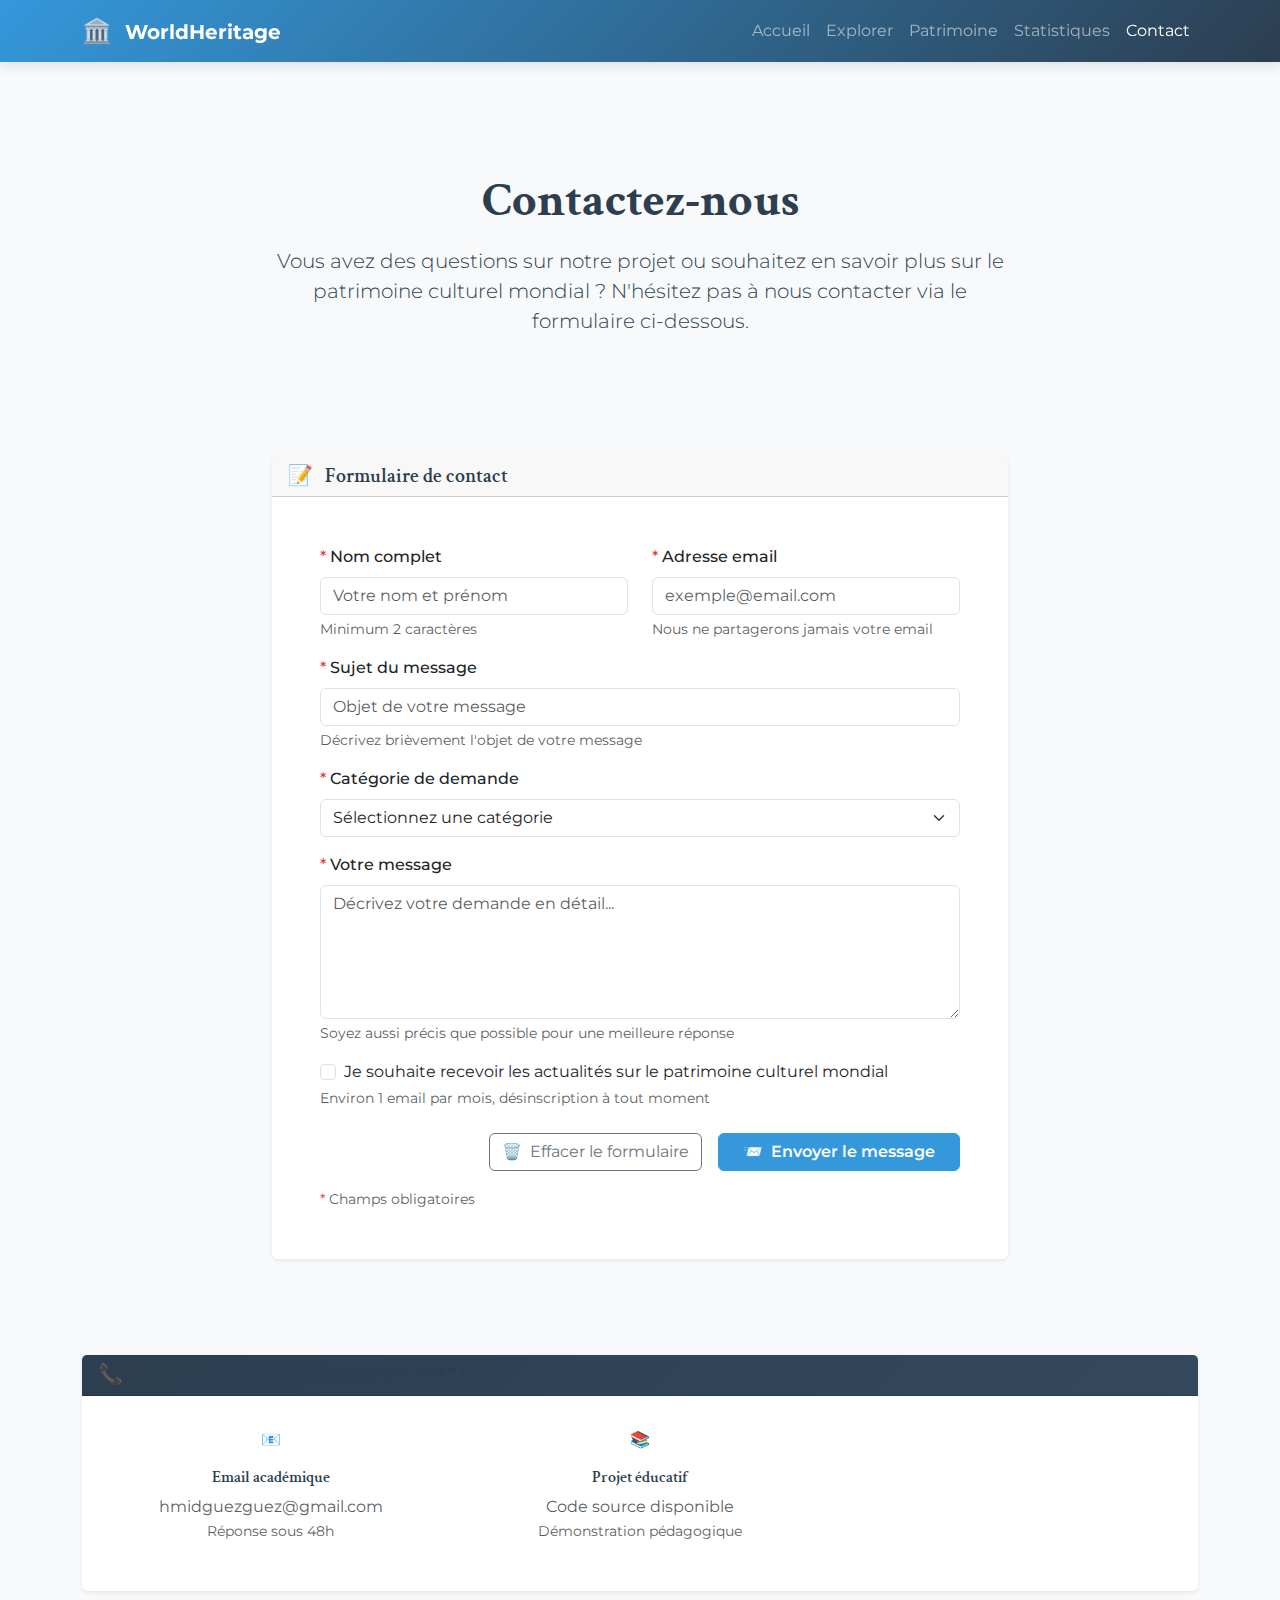
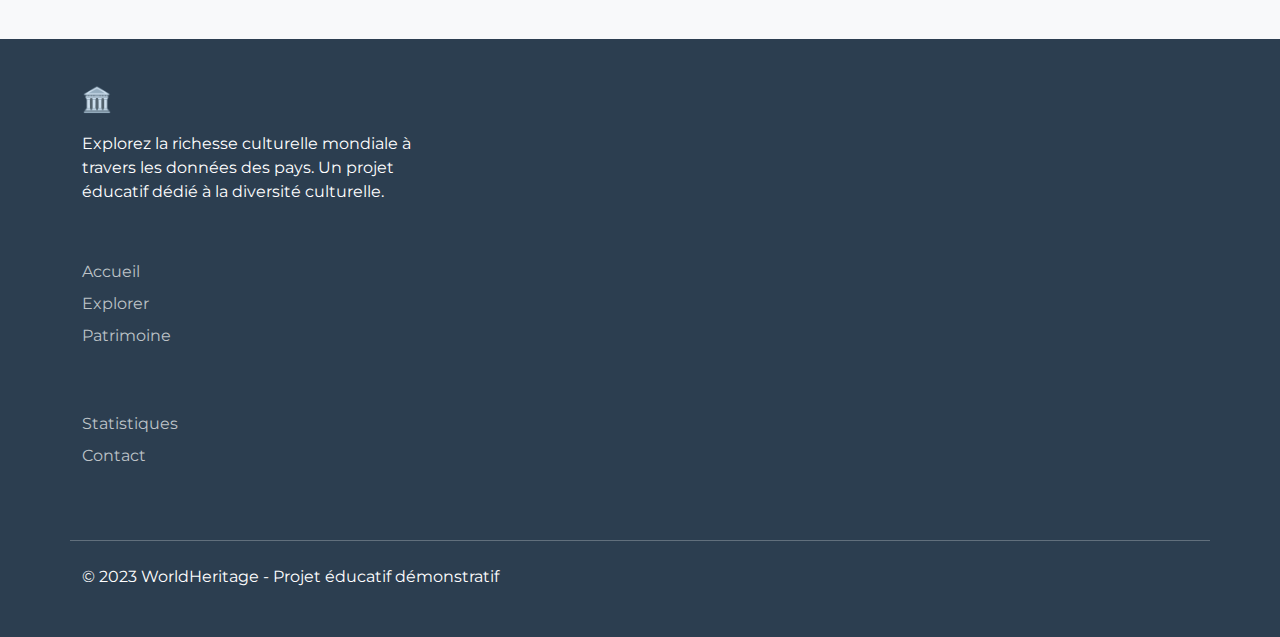
<file: contact.html>
<!DOCTYPE html>
<html lang="fr">
<head>
    <meta charset="UTF-8">
    <meta name="viewport" content="width=device-width, initial-scale=1.0">
    <title>Contact - WorldHeritage</title>
    
    <!-- Bootstrap 5 CSS -->
    <link href="https://cdn.jsdelivr.net/npm/bootstrap@5.3.0/dist/css/bootstrap.min.css" rel="stylesheet">
    
    <!-- CSS personnalisé -->
    <link rel="stylesheet" href="projet.css">
    
    <!-- Google Fonts -->
    <link href="https://fonts.googleapis.com/css2?family=Montserrat:wght@400;500;600;700&family=Crimson+Text:wght@400;600&display=swap" rel="stylesheet">
    <script src="https://code.jquery.com/jquery-3.7.0.min.js"></script>
    <script src="https://cdn.jsdelivr.net/npm/bootstrap@5.3.0/dist/js/bootstrap.bundle.min.js"></script>
    
    
    <!-- Scripts personnalisés -->
    <script src="projet.js"></script>
</head>
<body>
    <!-- Navigation -->
    <nav class="navbar navbar-expand-lg navbar-dark bg-heritage fixed-top">
        <div class="container">
            <a class="navbar-brand" href="index.html">
                <span class="brand-icon">🏛️</span>
                <strong>WorldHeritage</strong>
            </a>
            <button class="navbar-toggler" type="button" data-bs-toggle="collapse" data-bs-target="#navbarNav">
                <span class="navbar-toggler-icon"></span>
            </button>
            <div class="collapse navbar-collapse" id="navbarNav">
                <ul class="navbar-nav ms-auto">
                    <li class="nav-item">
                        <a class="nav-link" href="index.html">Accueil</a>
                    </li>
                    <li class="nav-item">
                        <a class="nav-link" href="explorer.html">Explorer</a>
                    </li>
                    <li class="nav-item">
                        <a class="nav-link" href="heritage.html">Patrimoine</a>
                    </li>
                    <li class="nav-item">
                        <a class="nav-link" href="dashboard.html">Statistiques</a>
                    </li>
                    <li class="nav-item">
                        <a class="nav-link active" href="contact.html">Contact</a>
                    </li>
                </ul>
            </div>
        </div>
    </nav>

    <!-- En-tête de page -->
    <header class="py-5 mt-5 bg-light-culture">
        <div class="container">
            <div class="row">
                <div class="col-lg-8 mx-auto text-center">
                    <h1 class="display-5 fw-bold mb-3">Contactez-nous</h1>
                    <p class="lead mb-4">
                        Vous avez des questions sur notre projet ou souhaitez en savoir plus sur le patrimoine culturel mondial ? 
                        N'hésitez pas à nous contacter via le formulaire ci-dessous.
                    </p>
                
                </div>
            </div>
        </div>
    </header>

    <!-- Section contact principale -->
    <section class="py-5">
        <div class="container">
            <div class="row">
                <!-- Formulaire de contact -->
                <div class="col-lg-8 mx-auto">
                    <div class="card border-0 shadow-sm mb-5">
                        <div class="card-header bg-heritage text-white">
                            <h5 class="mb-0">
                                <span class="me-2">📝</span>
                                Formulaire de contact
                            </h5>
                        </div>
                        <div class="card-body p-4 p-md-5">
                            <!-- Message de succès (caché par défaut) -->
                            <div id="success-message" class="d-none"></div>
                            
                            <!-- Formulaire -->
                            <form id="contact-form" novalidate>
                                <div class="row">
                                    <!-- Nom -->
                                    <div class="col-md-6 mb-3">
                                        <label for="contact-name" class="form-label fw-medium">
                                            <span class="text-danger">*</span> Nom complet
                                        </label>
                                        <input type="text" class="form-control" id="contact-name" 
                                               placeholder="Votre nom et prénom" required
                                               aria-describedby="name-help">
                                        <div class="invalid-feedback error-message" id="name-error">
                                            Veuillez entrer votre nom complet (minimum 2 caractères)
                                        </div>
                                        <div id="name-help" class="form-text">
                                            Minimum 2 caractères
                                        </div>
                                    </div>
                                    
                                    <!-- Email -->
                                    <div class="col-md-6 mb-3">
                                        <label for="contact-email" class="form-label fw-medium">
                                            <span class="text-danger">*</span> Adresse email
                                        </label>
                                        <input type="email" class="form-control" id="contact-email" 
                                               placeholder="exemple@email.com" required
                                               aria-describedby="email-help">
                                        <div class="invalid-feedback error-message" id="email-error">
                                            Veuillez entrer une adresse email valide
                                        </div>
                                        <div id="email-help" class="form-text">
                                            Nous ne partagerons jamais votre email
                                        </div>
                                    </div>
                                </div>
                                
                                <!-- Sujet -->
                                <div class="mb-3">
                                    <label for="contact-subject" class="form-label fw-medium">
                                        <span class="text-danger">*</span> Sujet du message
                                    </label>
                                    <input type="text" class="form-control" id="contact-subject" 
                                           placeholder="Objet de votre message" required
                                           aria-describedby="subject-help">
                                    <div class="invalid-feedback error-message" id="subject-error">
                                        Veuillez entrer un sujet (minimum 5 caractères)
                                    </div>
                                    <div id="subject-help" class="form-text">
                                        Décrivez brièvement l'objet de votre message
                                    </div>
                                </div>
                                
                                <!-- Catégorie -->
                                <div class="mb-3">
                                    <label for="contact-category" class="form-label fw-medium">
                                        <span class="text-danger">*</span> Catégorie de demande
                                    </label>
                                    <select class="form-select" id="contact-category" required>
                                        <option value="">Sélectionnez une catégorie</option>
                                        <option value="question">Question sur les données</option>
                                        <option value="bug">Signalement de problème</option>
                                        <option value="suggestion">Suggestion d'amélioration</option>
                                        <option value="collaboration">Proposition de collaboration</option>
                                        <option value="other">Autre</option>
                                    </select>
                                    <div class="invalid-feedback error-message" id="category-error">
                                        Veuillez sélectionner une catégorie
                                    </div>
                                </div>
                                
                                
                                
                                <!-- Message -->
                                <div class="mb-3">
                                    <label for="contact-message" class="form-label fw-medium">
                                        <span class="text-danger">*</span> Votre message
                                    </label>
                                    <textarea class="form-control" id="contact-message" rows="5" 
                                              placeholder="Décrivez votre demande en détail..." required
                                              aria-describedby="message-help"></textarea>
                                    <div class="invalid-feedback error-message" id="message-error">
                                        Veuillez entrer un message (minimum 10 caractères)
                                    </div>
                                    <div id="message-help" class="form-text">
                                        Soyez aussi précis que possible pour une meilleure réponse
                                    </div>
                                </div>
                                
                                <!-- Newsletter -->
                                <div class="mb-4">
                                    <div class="form-check">
                                        <input class="form-check-input" type="checkbox" id="contact-newsletter">
                                        <label class="form-check-label" for="contact-newsletter">
                                            Je souhaite recevoir les actualités sur le patrimoine culturel mondial
                                        </label>
                                    </div>
                                    <div class="form-text">
                                        Environ 1 email par mois, désinscription à tout moment
                                    </div>
                                </div>
                                
                                <!-- Boutons -->
                                <div class="d-grid gap-2 d-md-flex justify-content-md-end">
                                    <button type="reset" class="btn btn-outline-secondary me-md-2" id="reset-button" onclick="resetContactForm()">
                                        <span class="me-1">🗑️</span> Effacer le formulaire
                                    </button>
                                    <button type="submit" class="btn btn-heritage px-4" id="submit-button">
                                        <span class="me-1">📨</span> Envoyer le message
                                    </button>
                                </div>
                                
                                <!-- Mention obligatoire -->
                                <div class="mt-3">
                                    <small class="text-muted">
                                        <span class="text-danger">*</span> Champs obligatoires
                                    </small>
                                </div>
                            </form>
                        </div>
                    </div>
                    
                    
                    
                        
                  
                </div>
            </div>
            
            <!-- Section informations de contact -->
            <div class="row mt-5">
                <div class="col-12">
                    <div class="card border-0 shadow-sm">
                        <div class="card-header bg-dark-culture text-white">
                            <h5 class="mb-0">
                                <span class="me-2">📞</span>
                                Autres moyens de nous contacter
                                94157396
                            </h5>
                        </div>
                        <div class="card-body">
                            <div class="row text-center">
                                <div class="col-md-4 mb-3">
                                    <div class="contact-method p-3">
                                        <div class="contact-icon mb-3">📧</div>
                                        <h6>Email académique</h6>
                                        <p class="text-muted mb-0"> hmidguezguez@gmail.com</p>
                                        <small class="text-muted">Réponse sous 48h</small>
                                    </div>
                                </div>
                               
                                <div class="col-md-4 mb-3">
                                    <div class="contact-method p-3">
                                        <div class="contact-icon mb-3">📚</div>
                                        <h6>Projet éducatif</h6>
                                        <p class="text-muted mb-0">Code source disponible</p>
                                        <small class="text-muted">Démonstration pédagogique</small>
                                    </div>
                                </div>
                            </div>
                        </div>
                    </div>
                </div>
            </div>
            
            <!-- FAQ -->
            
    </section>

    <!-- Footer -->
    <footer class="bg-footer-culture text-white py-5">
        <div class="container">
            <div class="row">
                <div class="col-lg-4 mb-4">
                    <h4 class="mb-3">
                        <span class="brand-icon">🏛️</span> WorldHeritage
                    </h4>
                    <p>Explorez la richesse culturelle mondiale à travers les données des pays. Un projet éducatif dédié à la diversité culturelle.</p>
                    <div class="mt-3">
                    
                </div>
                <div class="col-lg-2 col-md-6 mb-4">
                    <h5 class="mb-3">Navigation</h5>
                    <ul class="list-unstyled">
                        <li class="mb-2"><a href="index.html" class="text-footer-link">Accueil</a></li>
                        <li class="mb-2"><a href="explorer.html" class="text-footer-link">Explorer</a></li>
                        <li class="mb-2"><a href="heritage.html" class="text-footer-link">Patrimoine</a></li>
                    </ul>
                </div>
                <div class="col-lg-3 col-md-6 mb-4">
                    <h5 class="mb-3">Ressources</h5>
                    <ul class="list-unstyled">
                        <li class="mb-2"><a href="dashboard.html" class="text-footer-link">Statistiques</a></li>
                        <li class="mb-2"><a href="contact.html" class="text-footer-link">Contact</a></li>
                        
                    </ul>
                </div>
                
            </div>
            <hr class="bg-light my-4">
            <div class="row">
                <div class="col-md-6">
                    <p class="mb-0">© 2023 WorldHeritage - Projet éducatif démonstratif</p>
                </div>
                
            </div>
        </div>
    </footer>

    
    
</body>
</html>
</file>
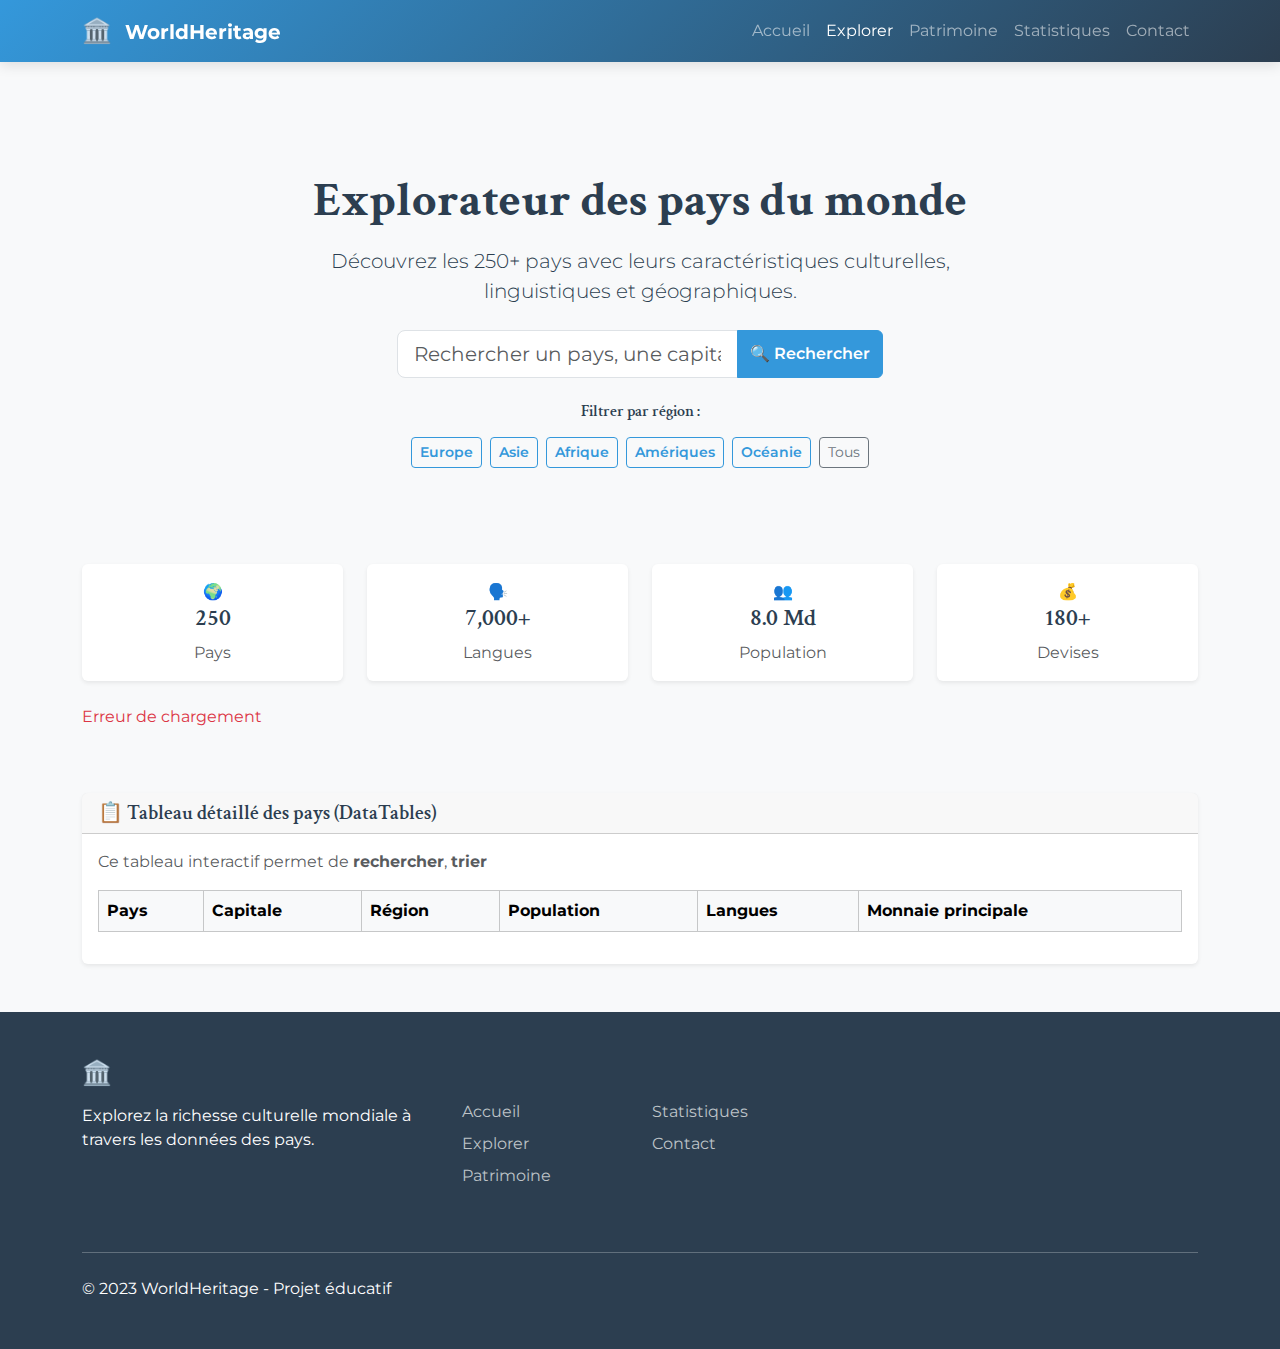
<file: explorer.html>
<!DOCTYPE html>
<html lang="fr">
<head>
    <meta charset="UTF-8">
    <meta name="viewport" content="width=device-width, initial-scale=1.0">
    <title>Explorer les pays - WorldHeritage</title>
    
    <!-- Bootstrap 5 CSS -->
    <link href="https://cdn.jsdelivr.net/npm/bootstrap@5.3.0/dist/css/bootstrap.min.css" rel="stylesheet">
    
    <!-- DataTables CSS -->
    <link rel="stylesheet" href="https://cdn.datatables.net/1.13.6/css/jquery.dataTables.min.css">
    
    <!-- CSS personnalisé -->
    <link rel="stylesheet" href="projet.css">
    
    <!-- Google Fonts -->
    <link href="https://fonts.googleapis.com/css2?family=Montserrat:wght@400;500;600;700&family=Crimson+Text:wght@400;600&display=swap" rel="stylesheet">
    
    <!-- jQuery + Bootstrap -->
    <script src="https://code.jquery.com/jquery-3.7.0.min.js"></script>
    <script src="https://cdn.jsdelivr.net/npm/bootstrap@5.3.0/dist/js/bootstrap.bundle.min.js"></script>
    
    <!-- DataTables JS -->
    <script src="https://cdn.datatables.net/1.13.6/js/jquery.dataTables.min.js"></script>
    
    <!-- Scripts personnalisés -->
    <script src="projet.js"></script>
    
   
</head>
<body>
    
<nav class="navbar navbar-expand-lg navbar-dark bg-heritage fixed-top">
    <div class="container">
        <a class="navbar-brand" href="index.html">
            <span class="brand-icon">🏛️</span>
            <strong>WorldHeritage</strong>
        </a>
        <button class="navbar-toggler" type="button" data-bs-toggle="collapse" data-bs-target="#navbarNav"
                aria-controls="navbarNav" aria-expanded="false" aria-label="Toggle navigation">
            <span class="navbar-toggler-icon"></span>
        </button>
        <div class="collapse navbar-collapse" id="navbarNav" inert>
            <ul class="navbar-nav ms-auto">
                    <li class="nav-item">
                        <a class="nav-link" href="index.html">Accueil</a>
                    </li>
                    <li class="nav-item">
                        <a class="nav-link active" href="explorer.html">Explorer</a>
                    </li>
                    <li class="nav-item">
                        <a class="nav-link" href="heritage.html">Patrimoine</a>
                    </li>
                    <li class="nav-item">
                        <a class="nav-link" href="dashboard.html">Statistiques</a>
                    </li>
                    <li class="nav-item">
                        <a class="nav-link" href="contact.html">Contact</a>
                    </li>
                </ul>
            </div>
        </div>
    </nav>

    <!-- En-tête de page -->
    <header class="py-5 mt-5 bg-light-culture">
        <div class="container">
            <div class="row">
                <div class="col-lg-8 mx-auto text-center">
                    <h1 class="display-5 fw-bold mb-3">Explorateur des pays du monde</h1>
                    <p class="lead mb-4">Découvrez les 250+ pays avec leurs caractéristiques culturelles, linguistiques et géographiques.</p>
                    
                    <!-- Barre de recherche et filtres -->
                    <div class="row g-3 justify-content-center">
                        <div class="col-md-8">
                            <div class="input-group">
                                <input type="text" id="country-search" class="form-control form-control-lg" 
                                       placeholder="Rechercher un pays, une capitale, une langue...">
                                <button class="btn btn-heritage" type="button" onclick="searchCountries()">
                                    <span>🔍</span> Rechercher
                                </button>
                            </div>
                        </div>
                    </div>
                    
                    <!-- Filtres rapides -->
                    <div class="mt-4">
                        <h6 class="mb-3">Filtrer par région :</h6>
                        <div class="d-flex flex-wrap justify-content-center gap-2">
                            <button class="btn btn-sm btn-outline-heritage region-filter" data-region="Europe">
                                Europe
                            </button>
                            <button class="btn btn-sm btn-outline-heritage region-filter" data-region="Asia">
                                Asie
                            </button>
                            <button class="btn btn-sm btn-outline-heritage region-filter" data-region="Africa">
                                Afrique
                            </button>
                            <button class="btn btn-sm btn-outline-heritage region-filter" data-region="Americas">
                                Amériques
                            </button>
                            <button class="btn btn-sm btn-outline-heritage region-filter" data-region="Oceania">
                                Océanie
                            </button>
                            <button class="btn btn-sm btn-outline-secondary" onclick="filterByRegion('')">
                                Tous
                            </button>
                        </div>
                    </div>
                </div>
            </div>
        </div>
    </header>

    <!-- Section des pays -->
    <section class="py-5">
        <div class="container">
            <!-- En-tête avec statistiques -->
            <div class="row mb-4">
                <div class="col-md-3 col-6">
                    <div class="card stats-card border-0 shadow-sm">
                        <div class="card-body text-center">
                            <div class="stats-icon">🌍</div>
                            <h4 id="total-countries-display">250</h4>
                            <p class="text-muted mb-0">Pays</p>
                        </div>
                    </div>
                </div>
                <div class="col-md-3 col-6">
                    <div class="card stats-card border-0 shadow-sm">
                        <div class="card-body text-center">
                            <div class="stats-icon">🗣️</div>
                            <h4 id="total-languages-display">7,000+</h4>
                            <p class="text-muted mb-0">Langues</p>
                        </div>
                    </div>
                </div>
                <div class="col-md-3 col-6">
                    <div class="card stats-card border-0 shadow-sm">
                        <div class="card-body text-center">
                            <div class="stats-icon">👥</div>
                            <h4 id="total-population-display">8.0 Md</h4>
                            <p class="text-muted mb-0">Population</p>
                        </div>
                    </div>
                </div>
                <div class="col-md-3 col-6">
                    <div class="card stats-card border-0 shadow-sm">
                        <div class="card-body text-center">
                            <div class="stats-icon">💰</div>
                            <h4 id="total-currencies-display">180+</h4>
                            <p class="text-muted mb-0">Devises</p>
                        </div>
                    </div>
                </div>
            </div>

            <!-- Liste des pays (cartes) -->
            <div class="row" id="countries-container">
                <!-- Les pays seront chargés ici via JavaScript -->
                <div class="col-12 text-center py-5">
                    <div class="loader mx-auto"></div>
                    <p class="mt-3">Chargement des pays...</p>
                </div>
            </div>

            <!-- Tableau détaillé des pays (DataTables) -->
            <div class="row mt-5">
                <div class="col-12">
                    <div class="card border-0 shadow-sm">
                        <div class="card-header bg-heritage text-white">
                            <h5 class="mb-0">📋 Tableau détaillé des pays (DataTables)</h5>
                        </div>
                        <div class="card-body">
                            <p class="text-muted">
                                Ce tableau interactif permet de <strong>rechercher</strong>, <strong>trier</strong> 
                               
                            </p>
                            <div class="table-responsive">
                                <table id="countries-table" class="table table-striped table-bordered align-middle" style="width:100%">
                                    <thead class="table-light">
                                        <tr>
                                            <th>Pays</th>
                                            <th>Capitale</th>
                                            <th>Région</th>
                                            <th>Population</th>
                                            <th>Langues</th>
                                            <th>Monnaie principale</th>
                                        </tr>
                                    </thead>
                                    <tbody id="countries-table-body">
                                        <!-- Lignes injectées via jQuery + DataTables -->
                                    </tbody>
                                </table>
                            </div>
                        </div>
                    </div>
                </div>
            </div>
        </div>
    </section>

    <!-- Footer -->
    <footer class="bg-footer-culture text-white py-5">
        <div class="container">
            <div class="row">
                <div class="col-lg-4 mb-4">
                    <h4 class="mb-3"><span class="brand-icon">🏛️</span> WorldHeritage</h4>
                    <p>Explorez la richesse culturelle mondiale à travers les données des pays.</p>
                </div>
                <div class="col-lg-2 col-md-6 mb-4">
                    <h5 class="mb-3">Navigation</h5>
                    <ul class="list-unstyled">
                        <li class="mb-2"><a href="index.html" class="text-footer-link">Accueil</a></li>
                        <li class="mb-2"><a href="explorer.html" class="text-footer-link">Explorer</a></li>
                        <li class="mb-2"><a href="heritage.html" class="text-footer-link">Patrimoine</a></li>
                    </ul>
                </div>
                <div class="col-lg-3 col-md-6 mb-4">
                    <h5 class="mb-3">Ressources</h5>
                    <ul class="list-unstyled">
                        <li class="mb-2"><a href="dashboard.html" class="text-footer-link">Statistiques</a></li>
                        <li class="mb-2"><a href="contact.html" class="text-footer-link">Contact</a></li>
                       
                    </ul>
                </div>
               
            </div>
            <hr class="bg-light my-4">
            <div class="row">
                <div class="col-md-6">
                    <p class="mb-0">© 2023 WorldHeritage - Projet éducatif</p>
                </div>
                
            </div>
        </div>
    </footer>

    <!-- Bootstrap & jQuery JS -->
 

</body>
</html>
</file>
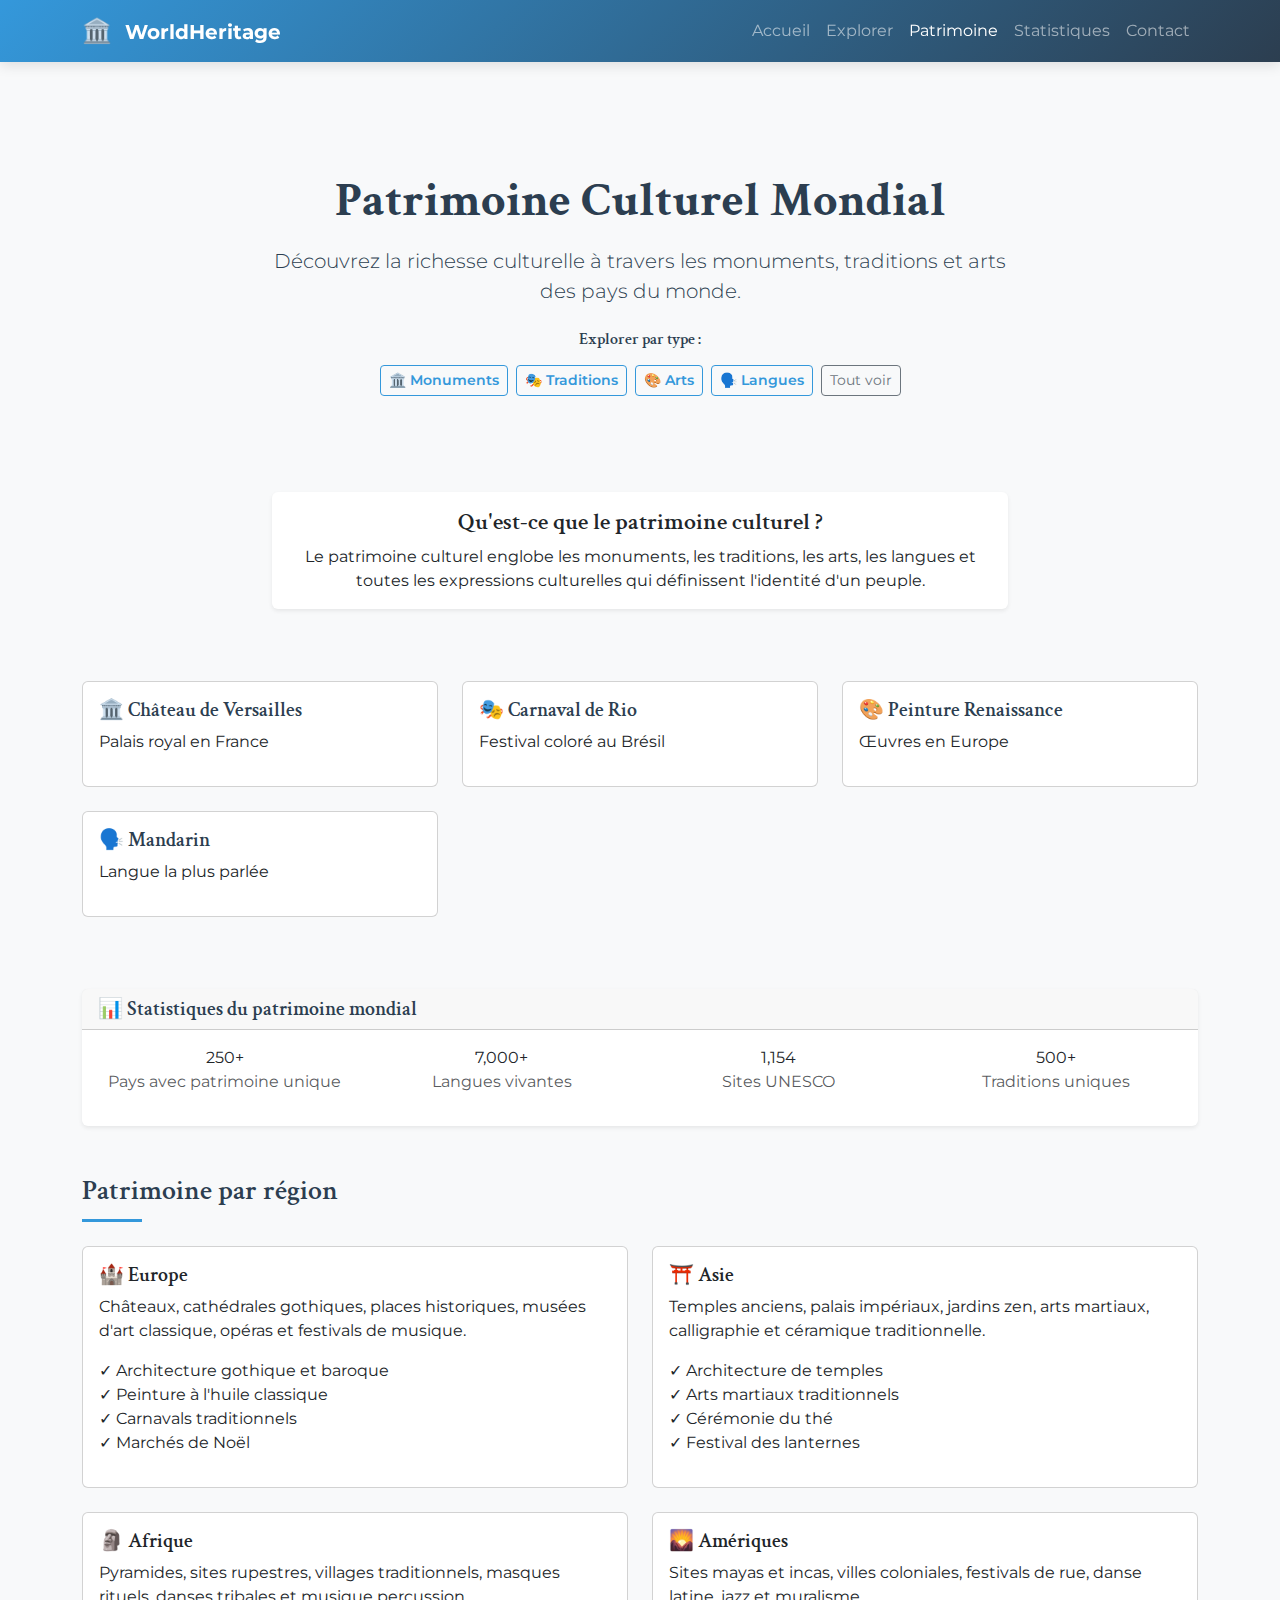
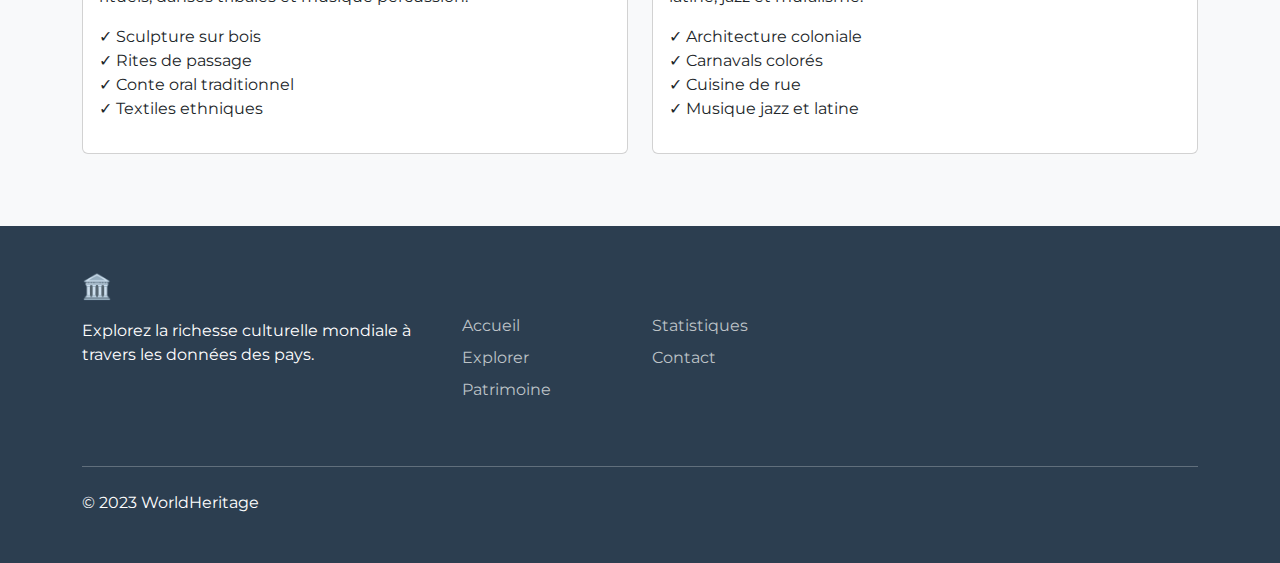
<file: heritage.html>
<!DOCTYPE html>
<html lang="fr">
<head>
    <meta charset="UTF-8">
    <meta name="viewport" content="width=device-width, initial-scale=1.0">
    <title>Patrimoine Culturel - WorldHeritage</title>
    
    <!-- Bootstrap 5 CSS -->
    <link href="https://cdn.jsdelivr.net/npm/bootstrap@5.3.0/dist/css/bootstrap.min.css" rel="stylesheet">
    
    <!-- CSS personnalisé -->
    <link rel="stylesheet" href="projet.css">
    
    <!-- Google Fonts -->
    <link href="https://fonts.googleapis.com/css2?family=Montserrat:wght@400;500;600;700&family=Crimson+Text:wght@400;600&display=swap" rel="stylesheet">
     
    <!-- jQuery + Bootstrap -->
    <script src="https://code.jquery.com/jquery-3.7.0.min.js"></script>
    <script src="https://cdn.jsdelivr.net/npm/bootstrap@5.3.0/dist/js/bootstrap.bundle.min.js"></script>
    
    <!-- DataTables JS -->
    <script src="https://cdn.datatables.net/1.13.6/js/jquery.dataTables.min.js"></script>
    
    <!-- Scripts personnalisés -->
   
    <script src="projet.js"></script>
</head>
<body>
    <!-- Navigation -->
    <nav class="navbar navbar-expand-lg navbar-dark bg-heritage fixed-top">
        <div class="container">
            <a class="navbar-brand" href="index.html">
                <span class="brand-icon">🏛️</span>
                <strong>WorldHeritage</strong>
            </a>
            <button class="navbar-toggler" type="button" data-bs-toggle="collapse" data-bs-target="#navbarNav">
                <span class="navbar-toggler-icon"></span>
            </button>
            <div class="collapse navbar-collapse" id="navbarNav">
                <ul class="navbar-nav ms-auto">
                    <li class="nav-item">
                        <a class="nav-link" href="index.html">Accueil</a>
                    </li>
                    <li class="nav-item">
                        <a class="nav-link" href="explorer.html">Explorer</a>
                    </li>
                    <li class="nav-item">
                        <a class="nav-link active" href="heritage.html">Patrimoine</a>
                    </li>
                    <li class="nav-item">
                        <a class="nav-link" href="dashboard.html">Statistiques</a>
                    </li>
                    <li class="nav-item">
                        <a class="nav-link" href="contact.html">Contact</a>
                    </li>
                </ul>
            </div>
        </div>
    </nav>

    <!-- En-tête de page -->
    <header class="py-5 mt-5 bg-light-culture">
        <div class="container">
            <div class="row">
                <div class="col-lg-8 mx-auto text-center">
                    <h1 class="display-5 fw-bold mb-3">Patrimoine Culturel Mondial</h1>
                    <p class="lead mb-4">Découvrez la richesse culturelle à travers les monuments, traditions et arts des pays du monde.</p>
                    
                    <!-- Filtres par type de patrimoine -->
                    <div class="mt-4">
                        <h6 class="mb-3">Explorer par type :</h6>
                        <div class="d-flex flex-wrap justify-content-center gap-2">
                            <button class="btn btn-sm btn-outline-heritage heritage-filter" data-type="monument">
                                🏛️ Monuments
                            </button>
                            <button class="btn btn-sm btn-outline-heritage heritage-filter" data-type="tradition">
                                🎭 Traditions
                            </button>
                            <button class="btn btn-sm btn-outline-heritage heritage-filter" data-type="art">
                                🎨 Arts
                            </button>
                            <button class="btn btn-sm btn-outline-heritage heritage-filter" data-type="language">
                                🗣️ Langues
                            </button>
                            <button class="btn btn-sm btn-outline-secondary" onclick="filterHeritage('all')">
                                Tout voir
                            </button>
                        </div>
                    </div>
                </div>
            </div>
        </div>
    </header>

    <!-- Section du patrimoine culturel -->
    <section class="py-5">
        <div class="container">
            <!-- Introduction -->
            <div class="row mb-5">
                <div class="col-lg-8 mx-auto text-center">
                    <div class="card border-0 shadow-sm mb-4">
                        <div class="card-body">
                            <h4 class="card-title">Qu'est-ce que le patrimoine culturel ?</h4>
                            <p class="card-text">
                                Le patrimoine culturel englobe les monuments, les traditions, les arts, les langues et toutes 
                                les expressions culturelles qui définissent l'identité d'un peuple. 
                            </p>
                        </div>
                    </div>
                </div>
            </div>

            <!-- Cartes du patrimoine -->
            <div class="row" id="heritage-container">
                <!-- Le patrimoine sera chargé ici via JavaScript -->
                <div class="col-12 text-center py-5">
                    <div class="loader mx-auto"></div>
                    <p class="mt-3">Chargement du patrimoine culturel...</p>
                </div>
            </div>

            <!-- Statistiques du patrimoine -->
            <div class="row mt-5">
                <div class="col-12">
                    <div class="card border-0 shadow-sm">
                        <div class="card-header bg-heritage text-white">
                            <h5 class="mb-0">📊 Statistiques du patrimoine mondial</h5>
                        </div>
                        <div class="card-body">
                            <div class="row text-center">
                                <div class="col-md-3 col-6 mb-3">
                                    <div class="heritage-stats-number">250+</div>
                                    <p class="text-muted mb-0">Pays avec patrimoine unique</p>
                                </div>
                                <div class="col-md-3 col-6 mb-3">
                                    <div class="heritage-stats-number">7,000+</div>
                                    <p class="text-muted mb-0">Langues vivantes</p>
                                </div>
                                <div class="col-md-3 col-6 mb-3">
                                    <div class="heritage-stats-number">1,154</div>
                                    <p class="text-muted mb-0">Sites UNESCO</p>
                                </div>
                                <div class="col-md-3 col-6 mb-3">
                                    <div class="heritage-stats-number">500+</div>
                                    <p class="text-muted mb-0">Traditions uniques</p>
                                </div>
                            </div>
                        </div>
                    </div>
                </div>
            </div>

            <!-- Section des régions -->
            <div class="row mt-5">
                <div class="col-12">
                    <h3 class="section-title-culture mb-4">Patrimoine par région</h3>
                </div>
                
                <div class="col-md-6 mb-4">
                    <div class="card region-card">
                        <div class="card-body">
                            <h5 class="card-title">🏰 Europe</h5>
                            <p class="card-text">
                                Châteaux, cathédrales gothiques, places historiques, musées d'art classique, 
                                opéras et festivals de musique.
                            </p>
                            <ul class="list-unstyled">
                                <li>✓ Architecture gothique et baroque</li>
                                <li>✓ Peinture à l'huile classique</li>
                                <li>✓ Carnavals traditionnels</li>
                                <li>✓ Marchés de Noël</li>
                            </ul>
                        </div>
                    </div>
                </div>
                
                <div class="col-md-6 mb-4">
                    <div class="card region-card">
                        <div class="card-body">
                            <h5 class="card-title">⛩️ Asie</h5>
                            <p class="card-text">
                                Temples anciens, palais impériaux, jardins zen, arts martiaux, calligraphie 
                                et céramique traditionnelle.
                            </p>
                            <ul class="list-unstyled">
                                <li>✓ Architecture de temples</li>
                                <li>✓ Arts martiaux traditionnels</li>
                                <li>✓ Cérémonie du thé</li>
                                <li>✓ Festival des lanternes</li>
                            </ul>
                        </div>
                    </div>
                </div>
                
                <div class="col-md-6 mb-4">
                    <div class="card region-card">
                        <div class="card-body">
                            <h5 class="card-title">🗿 Afrique</h5>
                            <p class="card-text">
                                Pyramides, sites rupestres, villages traditionnels, masques rituels, 
                                danses tribales et musique percussion.
                            </p>
                            <ul class="list-unstyled">
                                <li>✓ Sculpture sur bois</li>
                                <li>✓ Rites de passage</li>
                                <li>✓ Conte oral traditionnel</li>
                                <li>✓ Textiles ethniques</li>
                            </ul>
                        </div>
                    </div>
                </div>
                
                <div class="col-md-6 mb-4">
                    <div class="card region-card">
                        <div class="card-body">
                            <h5 class="card-title">🌄 Amériques</h5>
                            <p class="card-text">
                                Sites mayas et incas, villes coloniales, festivals de rue, danse latine, 
                                jazz et muralisme.
                            </p>
                            <ul class="list-unstyled">
                                <li>✓ Architecture coloniale</li>
                                <li>✓ Carnavals colorés</li>
                                <li>✓ Cuisine de rue</li>
                                <li>✓ Musique jazz et latine</li>
                            </ul>
                        </div>
                    </div>
                </div>
            </div>
        </div>
    </section>

    <!-- Footer -->
    <footer class="bg-footer-culture text-white py-5">
        <div class="container">
             <div class="row">
                <div class="col-lg-4 mb-4">
                    <h4 class="mb-3"><span class="brand-icon">🏛️</span> WorldHeritage</h4>
                    <p>Explorez la richesse culturelle mondiale à travers les données des pays.</p>
                </div>
                <div class="col-lg-2 col-md-6 mb-4">
                    <h5 class="mb-3">Navigation</h5>
                    <ul class="list-unstyled">
                        <li class="mb-2"><a href="index.html" class="text-footer-link">Accueil</a></li>
                        <li class="mb-2"><a href="explorer.html" class="text-footer-link">Explorer</a></li>
                        <li class="mb-2"><a href="heritage.html" class="text-footer-link">Patrimoine</a></li>
                    </ul>
                </div>
                <div class="col-lg-3 col-md-6 mb-4">
                    <h5 class="mb-3">Ressources</h5>
                    <ul class="list-unstyled">
                        <li class="mb-2"><a href="dashboard.html" class="text-footer-link">Statistiques</a></li>
                        <li class="mb-2"><a href="contact.html" class="text-footer-link">Contact</a></li>
                        
                    </ul>
                </div>
                
            </div>
            <hr class="bg-light my-4">
            <div class="row">
                <div class="col-md-6">
                    <p class="mb-0">© 2023 WorldHeritage </p>
                </div>
                
            </div>
        </div>
    </footer>

</body>
</html>
</file>
<file: projet.css>
/* WorldHeritage - Styles personnalisés */

body {
    font-family: 'Montserrat', sans-serif;
    color: #2c3e50;
    padding-top: 76px;
    background-color: #f8f9fa;
}

/* Typographie */
h1, h2, h3, h4, h5, h6 {
    font-family: 'Crimson Text', serif;
    font-weight: 600;
    color: #2c3e50;
}

.section-title-culture {
    position: relative;
    padding-bottom: 15px;
    margin-bottom: 30px;
    color: #2c3e50;
}

.section-title-culture:after {
    content: '';
    position: absolute;
    bottom: 0;
    left: 0;
    width: 60px;
    height: 3px;
    background-color: #3498db;
}

.section-title-light {
    position: relative;
    padding-bottom: 15px;
    margin-bottom: 30px;
    color: white;
}

.section-title-light:after {
    content: '';
    position: absolute;
    bottom: 0;
    left: 0;
    width: 60px;
    height: 3px;
    background-color: #e74c3c;
}

/* Navigation */
.navbar.bg-heritage {
    background: linear-gradient(135deg, #3498db, #2c3e50);
    box-shadow: 0 4px 12px rgba(0, 0, 0, 0.1);
}

.brand-icon {
    font-size: 1.5rem;
    margin-right: 8px;
}

/* Hero Section */
.hero-section {
    background: linear-gradient(rgba(255, 255, 255, 0.9), rgba(255, 255, 255, 0.9)), 
                url('https://images.unsplash.com/photo-1519681393784-d120267933ba?ixlib=rb-4.0.3&auto=format&fit=crop&w=1600&q=80');
    background-size: cover;
    background-position: center;
    min-height: 80vh;
    display: flex;
    align-items: center;
}

.world-heritage-illustration {
    position: relative;
}

.heritage-icon {
    position: absolute;
    font-size: 2.5rem;
    animation: heritage-float 3s ease-in-out infinite;
    z-index: 2;
}

.heritage-icon:nth-child(2) {
    animation-delay: 0.5s;
}

.heritage-icon:nth-child(3) {
    animation-delay: 1s;
}

.heritage-icon:nth-child(4) {
    animation-delay: 1.5s;
}

@keyframes heritage-float {
    0%, 100% { transform: translateY(0) rotate(0deg); }
    50% { transform: translateY(-15px) rotate(5deg); }
}

.heritage-image {
    border: 8px solid white;
    box-shadow: 0 10px 30px rgba(0, 0, 0, 0.2);
    position: relative;
    z-index: 1;
}

/* Boutons */
.btn-heritage {
    background-color: #3498db;
    border-color: #3498db;
    color: white;
    font-weight: 600;
    transition: all 0.3s ease;
}

.btn-heritage:hover {
    background-color: #2980b9;
    border-color: #2980b9;
    transform: translateY(-2px);
    box-shadow: 0 4px 8px rgba(52, 152, 219, 0.3);
    color: white;
}

.btn-outline-heritage {
    border-color: #3498db;
    color: #3498db;
    font-weight: 600;
}

.btn-outline-heritage:hover {
    background-color: #3498db;
    border-color: #3498db;
    color: white;
}

/* Cartes */
.culture-card {
    border: none;
    border-radius: 12px;
    transition: transform 0.3s ease, box-shadow 0.3s ease;
    background-color: white;
    box-shadow: 0 4px 6px rgba(0, 0, 0, 0.05);
    height: 100%;
}

.culture-card:hover {
    transform: translateY(-10px);
    box-shadow: 0 12px 20px rgba(0, 0, 0, 0.1);
}

.culture-icon {
    font-size: 3rem;
}

.country-card {
    border: none;
    border-radius: 10px;
    overflow: hidden;
    transition: transform 0.3s ease;
    height: 100%;
    box-shadow: 0 4px 6px rgba(0, 0, 0, 0.05);
}

.country-card:hover {
    transform: translateY(-5px);
    box-shadow: 0 8px 15px rgba(0, 0, 0, 0.1);
}

.country-card .card-header {
    border-bottom: none;
    font-family: 'Crimson Text', serif;
    background-color: #3498db;
}

/* Arrière-plans */
.bg-light-culture {
    background-color: #f8f9fa;
}

.bg-dark-culture {
    background: linear-gradient(135deg, #2c3e50, #34495e);
}

.bg-footer-culture {
    background-color: #2c3e50;
}

/* Texte */
.text-muted-culture {
    color: #7f8c8d;
}

.text-footer-link {
    color: #bdc3c7;
    text-decoration: none;
    transition: color 0.3s ease;
}

.text-footer-link:hover {
    color: white;
    text-decoration: underline;
}

.text-light {
    color: #ecf0f1;
}

/* Statistiques */
.stats-number {
    font-size: 2.5rem;
    font-weight: 700;
    color: #3498db;
    margin-bottom: 10px;
}

.bg-dark-culture .stats-number {
    color: #e74c3c;
}

/* Formulaire */
.form-control:focus {
    border-color: #3498db;
    box-shadow: 0 0 0 0.25rem rgba(52, 152, 219, 0.25);
}

/* Badges */
.badge-heritage {
    background-color: #3498db;
    color: white;
}

.badge-culture {
    background-color: #e74c3c;
    color: white;
}

/* Pagination */
.pagination .page-link {
    color: #3498db;
}

.pagination .page-item.active .page-link {
    background-color: #3498db;
    border-color: #3498db;
}

/* Loader */
.loader {
    display: inline-block;
    width: 80px;
    height: 80px;
}

.loader:after {
    content: " ";
    display: block;
    width: 64px;
    height: 64px;
    margin: 8px;
    border-radius: 50%;
    border: 6px solid #3498db;
    border-color: #3498db transparent #3498db transparent;
    animation: loader 1.2s linear infinite;
}

@keyframes loader {
    0% { transform: rotate(0deg); }
    100% { transform: rotate(360deg); }
}

/* Modal */
.modal-header.bg-heritage {
    background-color: #3498db;
}

/* Tableaux */
.table-heritage {
    background-color: white;
    border-radius: 8px;
    overflow: hidden;
    box-shadow: 0 4px 6px rgba(0, 0, 0, 0.05);
}

.table-heritage th {
    background-color: #3498db;
    color: white;
    border: none;
    font-weight: 600;
}

.table-heritage td {
    border-color: #eee;
}

/* Responsive */
@media (max-width: 768px) {
    .hero-section .display-4 {
        font-size: 2.5rem;
    }
    
    .heritage-icon {
        font-size: 1.8rem;
    }
    
    .stats-number {
        font-size: 2rem;
    }
}
</file>
